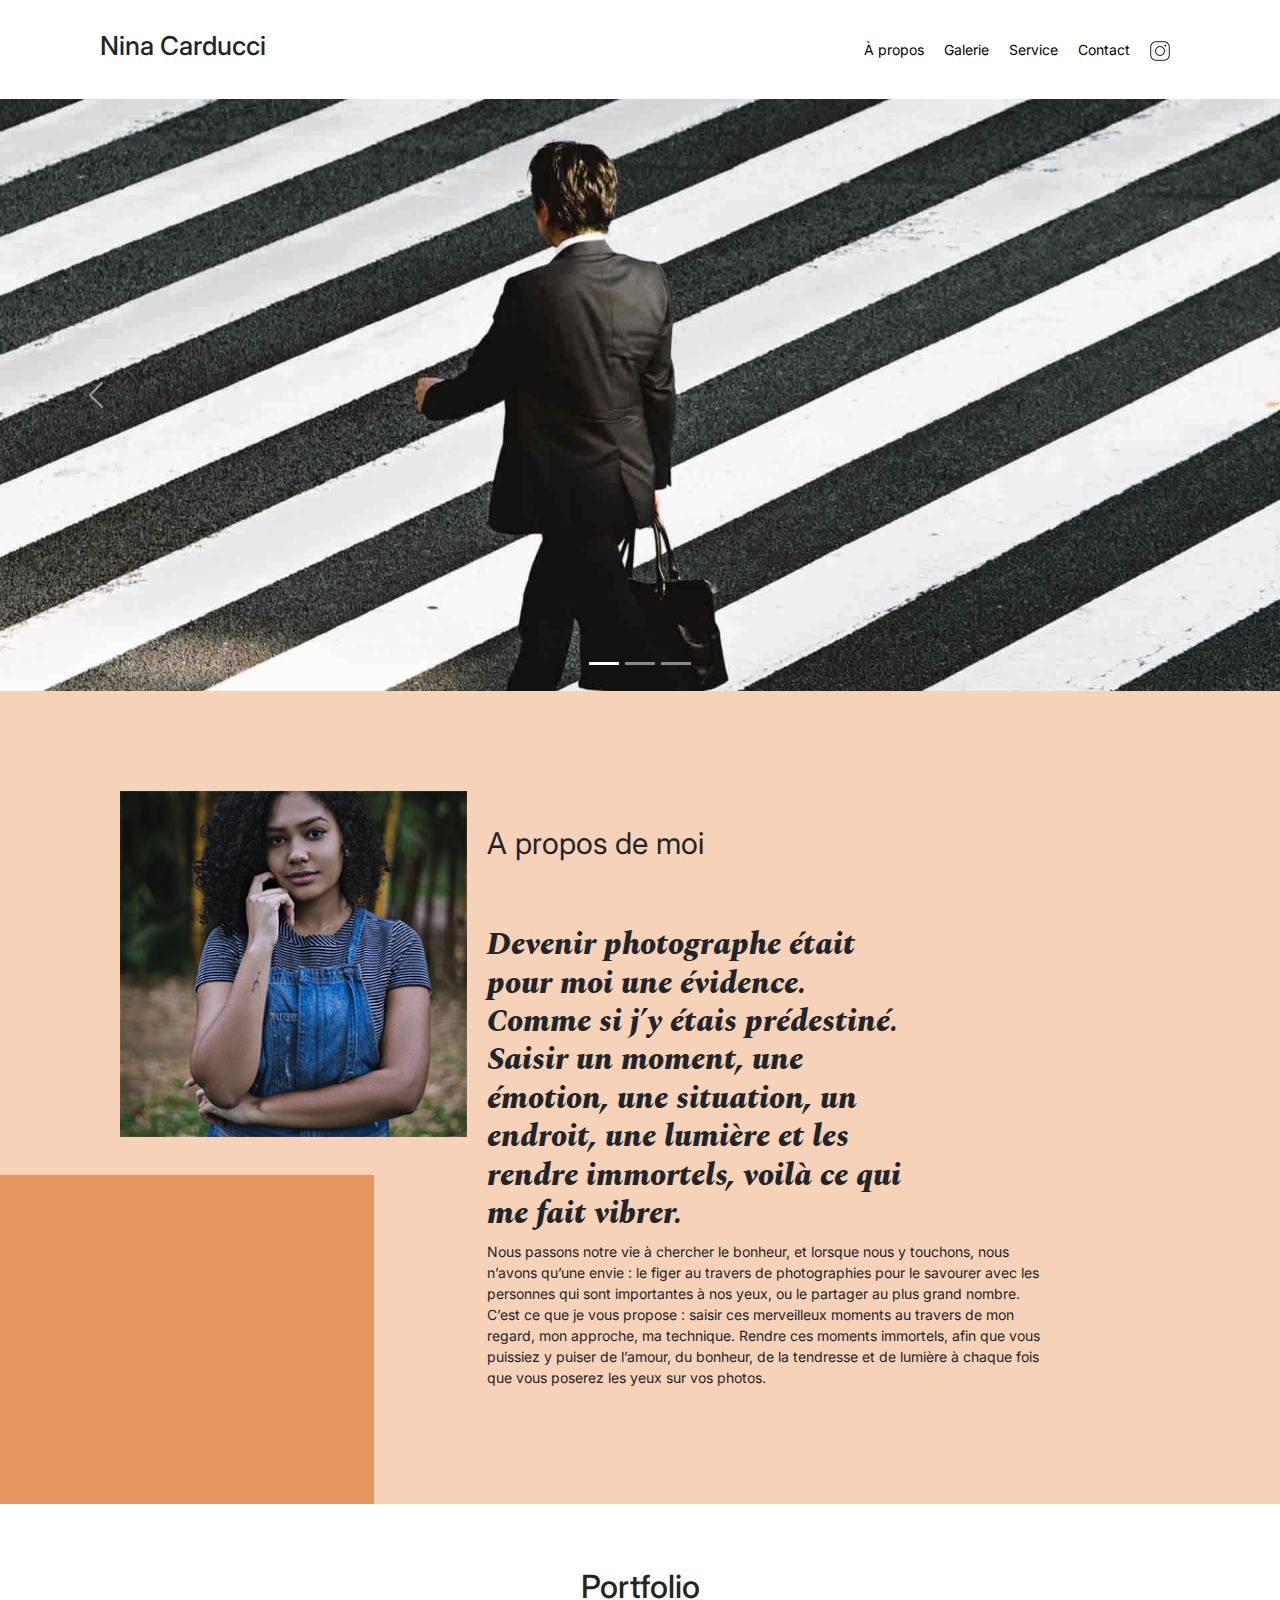
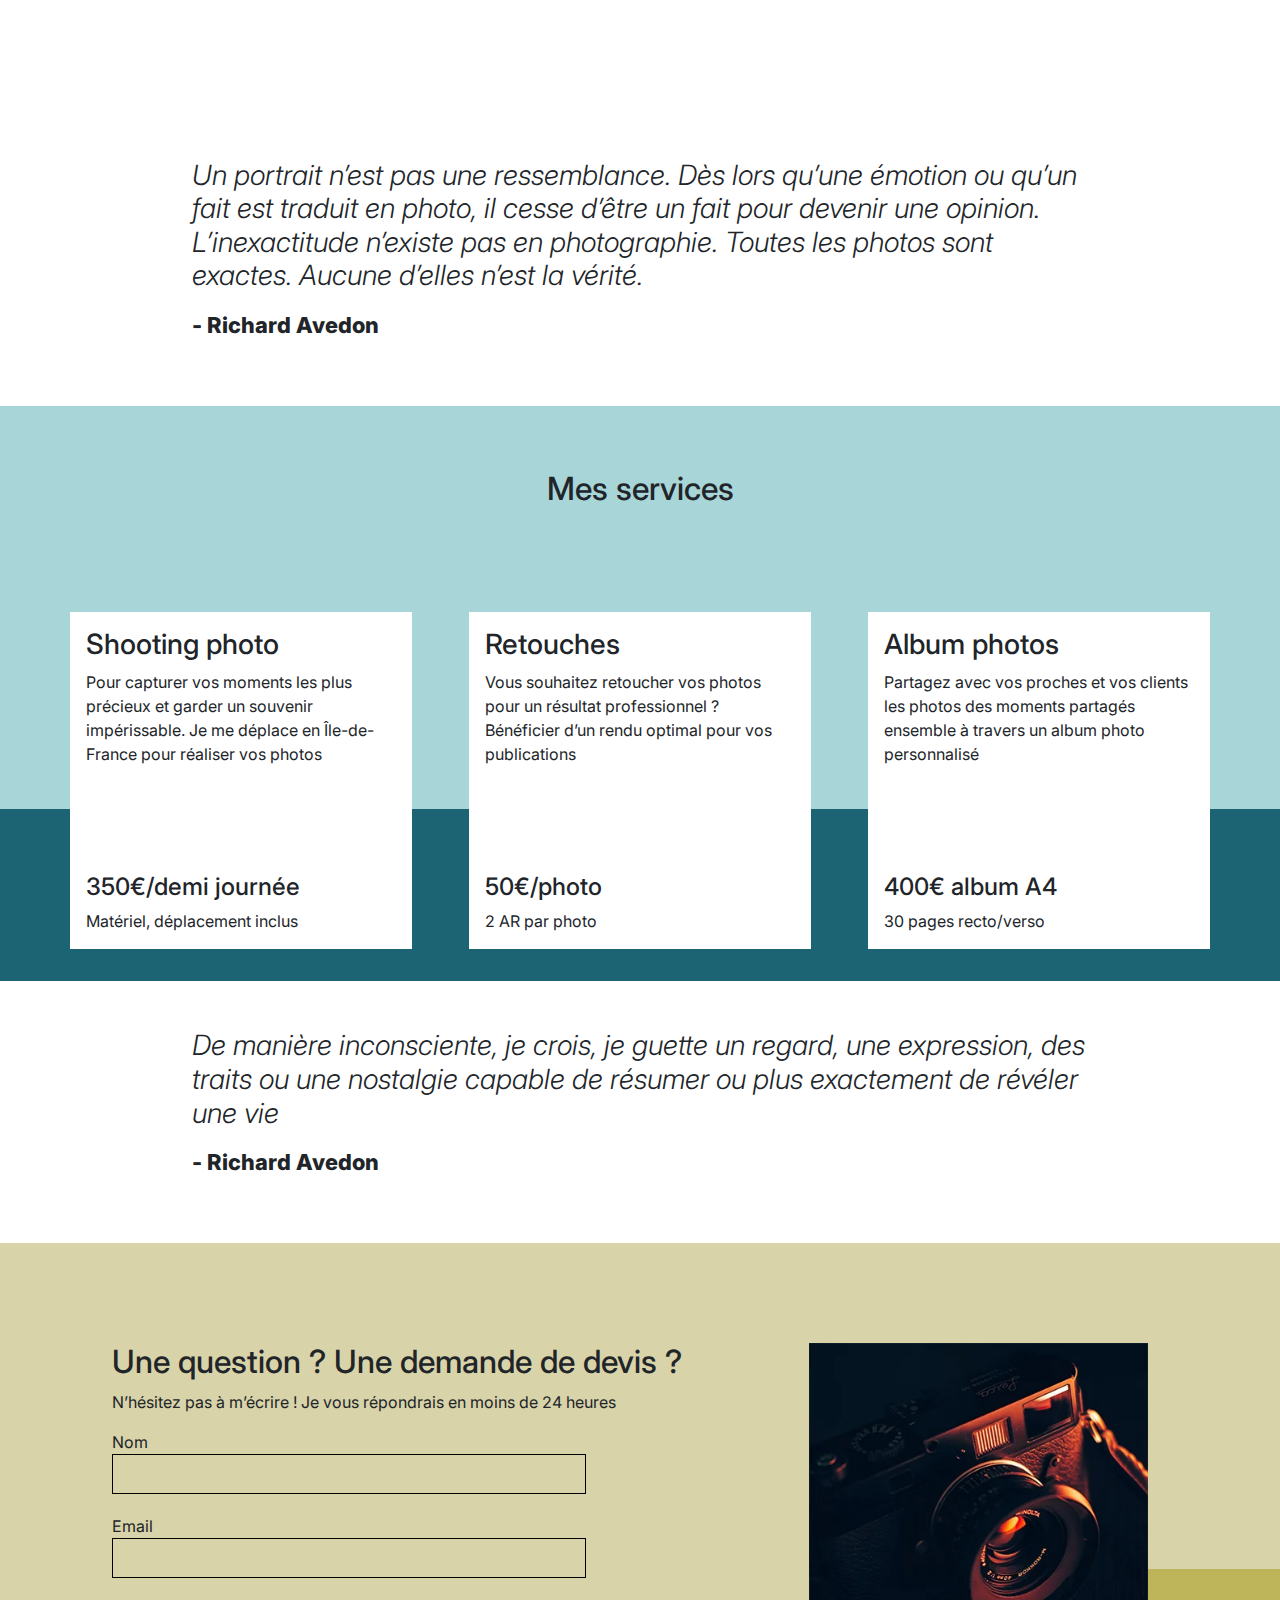
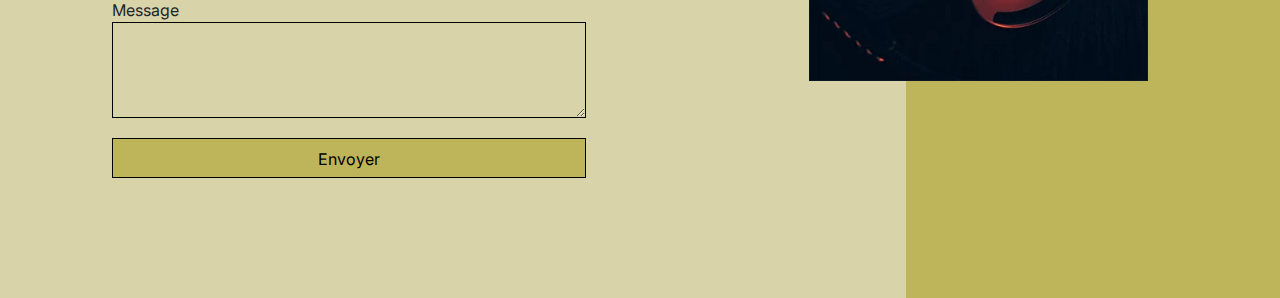
<file: index.html>
<!DOCTYPE html>
<html lang="fr">
	<head>
		<title>Nina Carducci - Photograhe professionnelle à Bordeaux</title>
		<meta charset="UTF-8">
		<meta name="viewport" content="width=device-width, initial-scale=1.0">
		<meta name="robots" content="index, follow">
		<meta name="description" content="Nina Carducci réalise vos shooting photo, retouches et création d'albums photos de concerts, mariages, entreprises, portraits et autre.">
		<!-- Meta pour les RS -->
		<meta property="og:site_name" content="Nina Carducci" />
		<meta property="og:type" content="website" />
		<meta property="og:url" content="https://nina-carducci.github.io/" />
		<meta property="og:title" content="Nina Carducci - Photograhe professionnelle à Bordeaux" />
		<meta property="og:description" content="Nina Carducci réalise vos shooting photo, retouches et création d'albums photos de concerts, mariages, entreprises, portraits et autre." />
		<meta property="og:image" content="https://redringrita.github.io/Projet5_NinaCarducci/assets/social_media/nina.jpg" />

		<meta name="twitter:card" content="assets/images_optimised/nina.png" />
		<meta name="twitter:site" content="@nina_carducci" />
		<meta name="twitter:title" content="Nina Carducci - Photograhe professionnelle à Bordeaux" />
		<meta name="twitter:description" content="Nina Carducci réalise vos shooting photo, retouches et création d'albums photos de concerts, mariages, entreprises, portraits et autre." />
		<meta name="twitter:image" content="https://redringrita.github.io/Projet5_NinaCarducci/assets/social_media/nina.jpg" />
		<meta name="twitter:url" content="https://nina-carducci.github.io/" />
		<!-- Fin meta pour les RS -->
		<link rel="preconnect" href="https://fonts.googleapis.com">
		<link rel="preconnect" href="https://fonts.gstatic.com" crossorigin>
		<link href="https://fonts.googleapis.com/css2?family=Inter&family=Spectral:ital,wght@0,400;1,300;1,400;1,800&display=swap" rel="preload" as="style" onload="this.rel='stylesheet'">
		<link rel="stylesheet" href="./assets/bootstrap/bootstrap.min.css" defer="">
		<link rel="stylesheet" href="./assets/style.css" defer="">

		<script type="application/ld+json">
			{
			  "@context": "http://schema.org/",
			  "@graph": [
				{
				  "@type": "WebSite",
				  "@id": "https://nina-carducci.github.io/#website",
				  "url": "https://nina-carducci.github.io/",
				  "name": "Nina Carducci",
				  "description": "Photographe professionnelle",
				  "inLanguage": "fr-FR"
				},
				{
				  "@type": "WebPage",
				  "@id": "https://nina-carducci.github.io/#webpage",
				  "url": "https://nina-carducci.github.io/",
				  "name": "Nina Carducci - Photographe, Accueil",
				  "isPartOf": { "@id": "https://nina-carducci.github.io/#website" },
				  "description": "Nina Carducci réalise vos shooting photo, retouches et création d'albums photos de concerts, mariages, entreprises, portraits et autre.",
				  "inLanguage": "fr-FR",
				  "potentialAction": [{ "@type": "ReadAction", "target": ["https://nina-carducci.github.io/"] }]
				},
				{
				  "@type": "ProfessionalService",
				  "currenciesAccepted": "EUR",
				  "openingHours": "Mo,Tu,We,Th,Fr 09:00-18:30",
				  "paymentAccepted": "Cash, Credit Card",
				  "priceRange": "50-400 €",
				  "address": {
					"@type": "PostalAddress",
					"addressCountry": "FR",
					"addressLocality": "Bordeaux, France",
					"postalCode": "33200",
					"streetAddress": "68 avenue Alsace-Lorraine"
				  },
				  "areaServed": { "@type": "AdministrativeArea", "name": ["Bordeaux"] },
				  "legalName": "Nina Carducci",
				  "numberOfEmployees": { "@type": "QuantitativeValue", "value": 1 },
				  "slogan": "Un moment, une photo.",
				  "telephone": "+33556677889",
				  "description": "Photographe professionnel",
				  "name": "Nina Carducci",
				  "url": "https://nina-carducci.github.io/"
				}
			  ]
			}
		  </script>		
	</head>
	<body>
		<div class="top-header">
			<h1 class="name">Nina Carducci</h3>
			<div class="nav">   
				<ul>
					<li><a href="#about">À propos</a></li>
					<li><a href="#gallery">Galerie</a></li>
					<li><a href="#services">Service</a></li>
					<li><a href="#contact">Contact</a></li>
					<li><a class="social-link" href="https://www.instagram.com/ninacarducci.photo" target="_blank"><img src="assets/images/instagram.png" width="20" height="20" alt="Logo Instagram"></a></li>
				</ul>
			</div>
		</div>
		<div id="header">
			<div id="carouselExampleIndicators" class="carousel slide" data-bs-ride="carousel" data-bs-interval="7500">
				<div class="carousel-indicators">
					<button type="button" data-bs-target="#carouselExampleIndicators" data-bs-slide-to="0" class="active" aria-current="true" aria-label="Slide 1"></button>
					<button type="button" data-bs-target="#carouselExampleIndicators" data-bs-slide-to="1" aria-label="Slide 2"></button>
					<button type="button" data-bs-target="#carouselExampleIndicators" data-bs-slide-to="2" aria-label="Slide 3"></button>
				</div>
				<div class="carousel-inner">
					<div class="carousel-item active">
						<img src="./assets/images_optimised/slider/ryoji-iwata-wUZjnOv7t0g-unsplash.jpg" loading="eager" width="1920" height="888" class="d-block w-100 h-auto" alt="Photo d'un homme traversant un passage piéton">
					</div>
					<div class="carousel-item">
						<img src="./assets/images_optimised/slider/nicholas-green-nPz8akkUmDI-unsplash.jpg" loading="lazy" width="1920" height="888" class="d-block w-100 h-auto" alt="Photo d'un public lors d'un concert">
					</div>
					<div class="carousel-item">
						<img src="./assets/images_optimised/slider/edward-cisneros-3_h6-1NPDGw-unsplash.jpg" loading="lazy" width="1920" height="888" class="d-block w-100 h-auto" alt="Photo d'un mariage">
					</div>
				</div>
				<button class="carousel-control-prev" type="button" data-bs-target="#carouselExampleIndicators" data-bs-slide="prev">
					<span class="carousel-control-prev-icon" aria-hidden="true"></span>
					<span class="visually-hidden">Previous</span>
				</button>
				<button class="carousel-control-next" type="button" data-bs-target="#carouselExampleIndicators" data-bs-slide="next">
					<span class="carousel-control-next-icon" aria-hidden="true"></span>
					<span class="visually-hidden">Next</span>
				</button>
			</div>
		</div>
		<div id="about">
			<div class="picture left">
				<img src="./assets/images_optimised_webp/nina.webp" width="375" height="375" alt="Portrait de Nina Carducci">
			</div>
			<div id="about-me">
				<div class="about-me__title">A propos de moi</div>
				<h2 class="about-me__introduction">Devenir photographe était pour moi une évidence. Comme si j’y étais prédestiné. Saisir un moment, une émotion, une situation, un endroit, une lumière et les rendre immortels, voilà ce qui me fait vibrer.</h2>
				<p>Nous passons notre vie à chercher le bonheur, et lorsque nous y touchons, nous n’avons qu’une envie : le figer au travers de photographies pour le savourer avec les personnes qui sont importantes à nos yeux, ou le partager au plus grand nombre.
					C’est ce que je vous propose : saisir ces merveilleux moments au travers de mon regard, mon approche, ma technique. Rendre ces moments immortels, afin que vous puissiez y puiser de l’amour, du bonheur, de la tendresse et de lumière à chaque fois que vous poserez les yeux sur vos photos.</p>
			</div>
		</div>
		<div id="gallery">
			<h2 class="title">Portfolio</h2>
			<div class="container py-3">
				<div class="gallery" style="display: none">
					<img data-gallery-tag="Concert" class="gallery-item" loading="lazy" src="./assets/images_optimised_webp/gallery/concerts/aaron-paul-wnX-fXzB6Cw-unsplash.webp" alt="Photo d'un concert de Aaron Paul">
					<img data-gallery-tag="Entreprises" class="gallery-item" loading="lazy" src="./assets/images_optimised_webp/gallery/entreprise/ali-morshedlou-WMD64tMfc4k-unsplash.webp" alt="Portait d'un homme d'affaire">
					<img data-gallery-tag="Entreprises" class="gallery-item" loading="lazy" src="./assets/images_optimised_webp/gallery/entreprise/jason-goodman-tHO1_OuKbg0-unsplash.webp" alt="Photo d'une femme souriante dans un open space">
					<img data-gallery-tag="Mariages" class="gallery-item" loading="lazy" src="./assets/images_optimised_webp/gallery/mariage/hannah-busing-RvF2R_qMpRk-unsplash.webp" alt="Photos de mains">
					<img data-gallery-tag="Portrait" class="gallery-item" loading="lazy" src="./assets/images_optimised_webp/gallery/portraits/ade-tunji-rVkhWWZFAtQ-unsplash.webp" alt="Portait d'un homme fermant les yeux">
					<img data-gallery-tag="Mariages" class="gallery-item" loading="lazy" src="./assets/images_optimised_webp/gallery/mariage/jakob-owens-SiniLJkXhMc-unsplash.webp" alt="Photo d'un couple de mariés">
					<img data-gallery-tag="Portrait" class="gallery-item" loading="lazy" src="./assets/images_optimised_webp/gallery/portraits/nino-van-prattenburg-443cl1uR_8-unsplash.webp" alt="Portait d'une femme derrière une grille">
					<img data-gallery-tag="Concert" class="gallery-item" loading="lazy" src="./assets/images_optimised_webp/gallery/concerts/austin-neill-hgO1wFPXl3I-unsplash.webp" alt="Photo d'un concert de Austin Neill">
					<img data-gallery-tag="Entreprises" class="gallery-item" loading="lazy" src="./assets/images_optimised_webp/gallery/entreprise/mateus-campos-felipe-Fsgzm8N0hIY-unsplash.webp" alt="Photo d'une femme souriante assise devant un ordinateur portable">
				</div>
			</div>
			<div class="quote">
				<figure>
					<blockquote>
						<h3 class="quote__text">Un portrait n’est pas une ressemblance. Dès lors qu’une émotion ou qu’un fait est traduit en photo, il cesse d’être un fait pour devenir une opinion. L’inexactitude n’existe pas en photographie. Toutes les photos sont exactes. Aucune d’elles n’est la vérité.</h3>
					</blockquote>
					<figcaption class="quote__author">- Richard Avedon</figcaption>
				</figure>
			</div>
		</div>
		<div id="services">
			<h2 class="title">Mes services</h2>
			<div class="container">
				<div class="service">
					<div class="service__description">
						<h3>Shooting photo</h3>
						<p>Pour capturer vos moments les plus précieux et garder un souvenir impérissable. Je me déplace en Île-de-France pour réaliser vos photos</p>
					</div>
					<div class="service__price">
						<h4>350€/demi journée</h4>
						<span>Matériel, déplacement inclus</span>
					</div>

				</div>
				<div class="service">
					<div class="service__description">
						<h3>Retouches</h3>
						<p>Vous souhaitez retoucher vos photos pour un résultat professionnel ? Bénéficier d’un rendu optimal pour vos publications</p>
					</div>
					<div class="service__price">
						<h4>50€/photo</h4>
						<span>2 AR par photo</span>
					</div>
				</div>
				<div class="service">
					<div class="service__description">
						<h3>Album photos</h3>
						<p>Partagez avec vos proches et vos clients les photos des moments partagés ensemble à travers un album photo personnalisé</p>
					</div>
					<div class="service__price">
						<h4>400€ album A4</h4>
						<span>30 pages recto/verso</span>
					</div>
				</div>
			</div>
		</div>
		<div class="quote">
			<figure>
				<blockquote>
					<h3 class="quote__text">De manière inconsciente, je crois, je guette un regard, une expression, des traits ou une nostalgie capable de résumer ou plus exactement de révéler une vie</h3>
				</blockquote>
				<figcaption class="quote__author">- Richard Avedon</figcaption>
			</figure>
		</div>
		<div id="contact">
			<div class="container">
				<div class="form-container">
					<h2>Une question ? Une demande de devis ?</h2>
					<p> N’hésitez pas à m’écrire ! Je vous répondrais en moins de 24 heures</p>
					<form action="" method="post">
						<label for="nom">Nom</label>
						<input type="text" name="nom" id="nom">
						<label for="email">Email</label>
						<input type="email" name="email" id="email">
						<label for="message">Message</label>
						<textarea name="message" id="message" cols="30" rows="10"></textarea>
						<input type="submit" value="Envoyer"/>
					</form>
				</div>
				<div class="picture right">
					<img src="./assets/images_optimised_webp/camera.webp" loading="lazy" width="548" height="548" alt="Photo d'un appareil photo">
				</div>
			</div>
		</div>		
		<script src="./assets/bootstrap/bootstrap.bundle.min.js" defer></script>
		<script src="https://code.jquery.com/jquery-3.4.1.min.js" integrity="sha256-CSXorXvZcTkaix6Yvo6HppcZGetbYMGWSFlBw8HfCJo=" crossorigin="anonymous"></script>
		<script src="./assets/maugallery.min.js" defer></script>
		<script src="./assets/scripts.js" defer></script>
	</body>
</html>
</file>
<file: assets/style.css>
body {
	max-width: 1920px;
	margin: auto;
}
* {
	font-family: 'Inter', 'arial', sans-serif;
	font-display: swap;
	font-style: normal;
}
.top-header {
	background-color: white;
	position: sticky;
	top:0;
	z-index: 1000;
	display: flex;
	justify-content: space-between;
	padding-inline: 100px;
	padding-block: 30px;
	align-items: center;
}

.top-header .name {
	font-size: 26px;
}

.nav ul {
	display: flex;
	list-style-type: none;
	font-size: 14px;
	margin-bottom: 0;
}

.nav li {
	padding-inline: 10px;
}

.nav a {
	text-decoration: none;
	color: #000
}

.social-link img {
	width: 20px;
}

#about {
	display: flex;
	background-color: #F6D2B8;
	padding-inline: 100px;
	padding-block: 100px;
	position: relative;
}

.picture.left::before {
	content: ' ';
	background-color: #E5975F;
	width: 374px;
	height: 329px;
	position: absolute;
	bottom: 0;
	left: 0;
	z-index: -1;
}

.picture {
	flex: 1;
	margin: 0 20px;
	z-index: 0;
}

.picture img {
	width: 100%;
	height: auto;
}

#about-me {
	flex: 2
}
.about-me__title {
	margin-top: 1em;
	margin-bottom: 60px;
	font-size: 30px;
}
.about-me__introduction {
	font-family: 'Spectral', 'arial', sans-serif;
	font-display: swap;
	font-weight: 800;
	font-style: italic;
	width: 60%;
}
#about-me p {
	width: 80%;
	font-size: 14px;
}

#gallery {
	/*	min-height: 100vh; */
}
.title{
	text-align: center;
	padding-block: 2em;
}
.gallery .nav {
	justify-content: center;
}
.nav-pills .nav-link.active, .nav-pills .show > .nav-link {
	color: #fff;
	background-color: #1C6474;
	border-radius:0 ;
}
.nav-pills .nav-link {
	color: #000
}
.item-column {
	position: relative;
	margin-bottom: 0 !important;
	padding: 0;
}
.item-column::after{
	content: "";
	display: block;
	padding-bottom: 100%;

}
.gallery-item {
	position: absolute;
	width: 100%;
	height: 100%;
	object-fit: cover;
	padding: .5em;
}
.mg-prev, .mg-next {
	width: 30px;
	height: 30px;
	border-radius: 00%;
	justify-content: center;
	align-items: center;
	display: flex;
	font-size: 24px;
}

.quote {
	font-family: 'Spectral', ;
	font-display: swap;
	font-style: italic;
	width: 70%;
	margin: auto;
	padding-block: 3em;
}
.quote__text {
	font-style: italic;
	font-weight: 300;
}
.quote__author {
	font-weight: 800;
	font-size: 22px;
}

#services {
	margin: auto;
	background-color: #A8D5D8 ;
	position: relative;
}
#services .container::before{
	content: ' ';
	background-color: #1C6474;
	position: absolute;
	width: 100%;
	height: 30%;
	bottom: 0;
	left: 0;
	z-index: 0;
}

#services .container {
	justify-content: space-between;
	display: flex;
	padding : 2em 0;

}

.service {
	background-color: white;
	max-width: 390px;
	width: 30%;
	height: 337px;
	padding: 1em;
	display: flex;
	flex-direction: column;
	justify-content: space-between;
	z-index: 1;
}

#contact {
	margin: auto;
	background-color: #D8D3A8 ;
	position: relative;
	padding-inline: 100px;
	padding-block: 100px;
}

#contact .container {
	display: flex;
}
.picture.right::before {
	content: ' ';
	background-color: #BEB45A;
	width: 374px;
	height: 329px;
	position: absolute;
	bottom: 0;
	right: 0;
	z-index: -1;
}
.form-container {
	flex : 2;

}
form {
	display: flex;
	flex-direction: column;
	width: 70%;
	align-items: flex-start;
}

form input {
	width: 100%;
	background-color: transparent;
	border: solid 1px;
	height: 2.5em;
	margin-bottom: 20px;
}

form textarea {
	width: 100%;
	background-color: transparent;
	border: solid 1px;
	height: 5em;
	line-height: 2.5em;
	font-size: 1.2em;
	margin-bottom: 20px;
}
input[type="submit"] {
	background-color: #BEB45A;
	padding: .5em 1em
}

.contact_details{
	display: flex;
	flex-direction: column;
	align-items: center;
	font-weight: bold;
	padding-top: 1em;
}

.contact_details p{
	margin: 0px;
}

@media all and (max-width: 1180px) {
	.picture {
		flex : 2;
	}
	#about, #contact .container {
		align-items: center;
	}
	.about-me__title {
		margin-top: 0;
		margin-bottom: 1em;
	}
	#about-me h3, #about-me p {
		width: 100%;
	}
}

@media all and (max-width: 1000px) {
	#about{
		flex-direction: column;
	}

	.picture {
		width: 50%;
	}

	.picture.left::before {
		width: 100%;
		height: 30%;
		position: absolute;
		bottom: auto;
		top: 0;
		left: 0;
		z-index: -1;
	}

	.about-me__title{
		text-align: center;
		margin-top: 1em;
	}

	#services .container {
		flex-direction: column;
	}

	.service {
		width: 100%;
		max-width: 100%;
		height: auto;
		margin: 2em 0
	}
	.service__description{
		margin-bottom: 1em;
	}

	#services .container::before{
		width: 30%;
		height: 100%;
		bottom: 0;
		right: 0;
		left: auto;
		z-index: 0;
	}

	#contact .container {
		flex-direction: column;
	}
	#contact .picture.right {
		margin-top: 1em;
	}
	.picture.right::before {
		width: 100%;
		height: 30%;
		position: absolute;
		bottom: 0;
		right: 0;
		z-index: -1;
	}

	form{
		width: 100%;
	}
}

@media all and (max-width: 650px) {
	.top-header {
		flex-direction: column;
		padding-inline: 0;
	}
	.top-header .nav, .top-header .nav ul {
		width: 100%;
		padding: 0 0 0 0;
	}
	.top-header .nav li {
		flex: 1;
		padding-block: 1em;
		text-align: center;
	}
	.picture.left::before, .picture.right::before {
		height: 150px;
	}
	#services .container {
		align-items: center;
	}
	.service {
		max-width: 90%;
	}
	#about, #contact {
		padding-inline: 2em;
		padding-block: 2em;
	}
	form {
		width: 100%;
	}
	.picture {
		width: 80%;
	}
}
</file>
